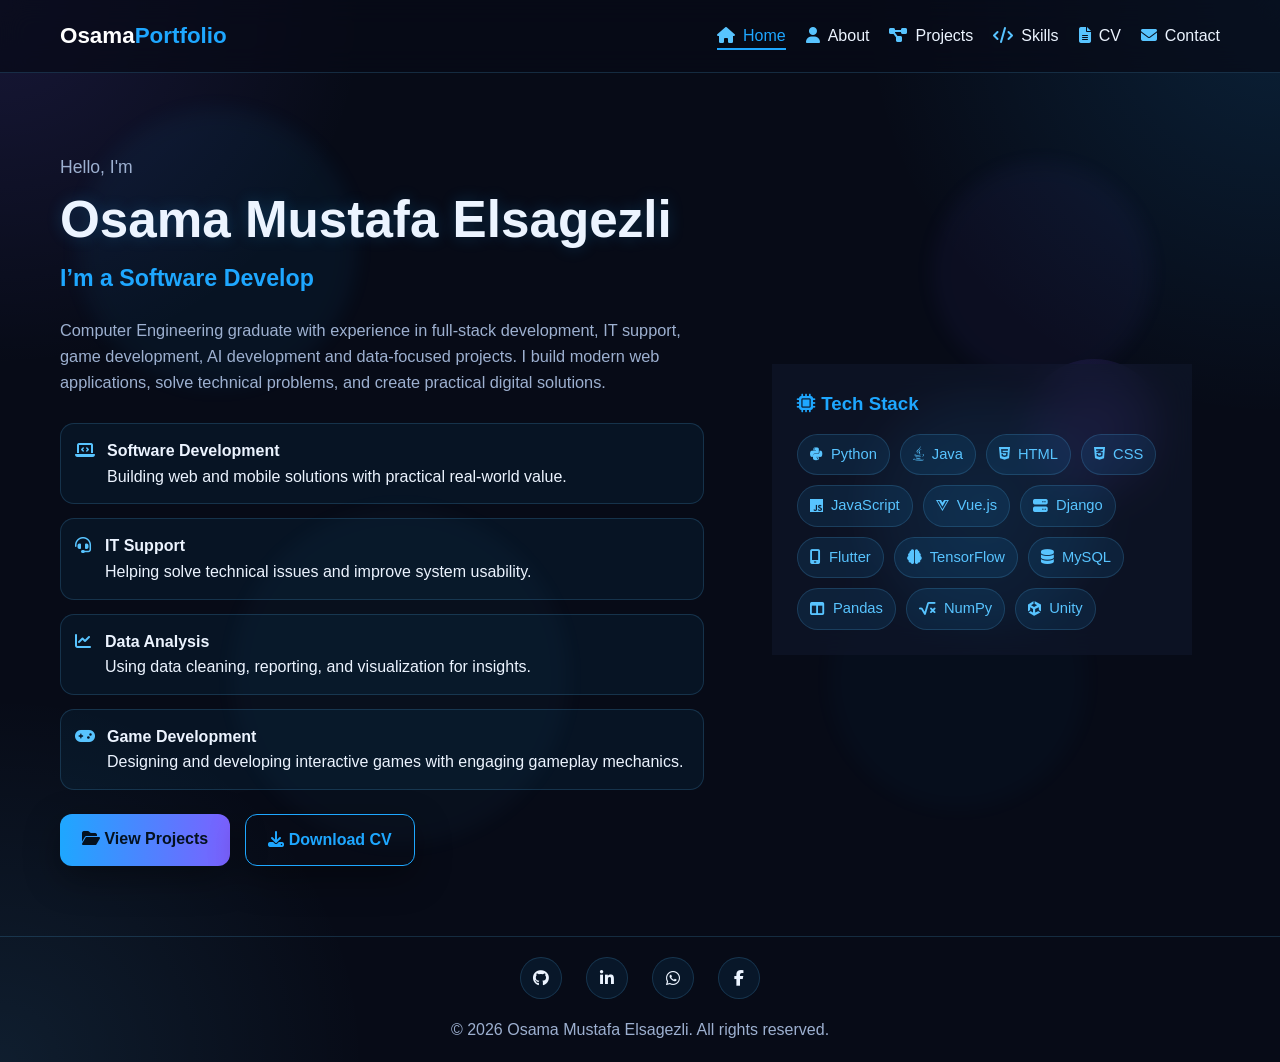
<file: index.html>
<!DOCTYPE html>
<html lang="en">
<head>
  <meta charset="UTF-8" />
  <meta name="viewport" content="width=device-width, initial-scale=1.0" />
  <title>Osama Mustafa Elsagezli | Portfolio</title>
  <link rel="stylesheet" href="styles.css" />
  <link
    rel="stylesheet"
    href="https://cdnjs.cloudflare.com/ajax/libs/font-awesome/6.5.2/css/all.min.css"
  />
</head>
<body>
  <div class="bg-animation">
    <span></span><span></span><span></span><span></span>
  </div>

  <header>
    <nav class="navbar">
      <a href="index.html" class="logo">Osama<span>Portfolio</span></a>
      <ul class="nav-links">
        <li><a class="active" href="index.html"><i class="fa-solid fa-house"></i>Home</a></li>
        <li><a href="about.html"><i class="fa-solid fa-user"></i>About</a></li>
        <li><a href="projects.html"><i class="fa-solid fa-diagram-project"></i>Projects</a></li>
        <li><a href="skills.html"><i class="fa-solid fa-code"></i>Skills</a></li>
        <li><a href="resume.html"><i class="fa-solid fa-file-lines"></i>CV</a></li>
        <li><a href="contact.html"><i class="fa-solid fa-envelope"></i>Contact</a></li>
      </ul>
      <button id="menu-toggle" class="menu-toggle">☰</button>
    </nav>
  </header>

  <main class="hero modern-hero">
    <section class="hero-content reveal">
      <p class="intro">Hello, I'm</p>
      <h1 class="glow-text">Osama Mustafa Elsagezli</h1>
      <h2>I’m a <span id="typed-text"></span></h2>
      <p class="description">
        Computer Engineering graduate with experience in full-stack development,
        IT support, game development, AI development and data-focused projects. I build modern web applications,
        solve technical problems, and create practical digital solutions.
      </p>

      <div class="feature-list">
        <div class="feature-item">
          <i class="fa-solid fa-laptop-code"></i>
          <div>
            <strong>Software Development</strong>
            <p>Building web and mobile solutions with practical real-world value.</p>
          </div>
        </div>
        <div class="feature-item">
          <i class="fa-solid fa-headset"></i>
          <div>
            <strong>IT Support</strong>
            <p>Helping solve technical issues and improve system usability.</p>
          </div>
        </div>
        <div class="feature-item">
          <i class="fa-solid fa-chart-line"></i>
          <div>
            <strong>Data Analysis</strong>
            <p>Using data cleaning, reporting, and visualization for insights.</p>
          </div>
        </div>
        <div class="feature-item">
          <i class="fa-solid fa-gamepad"></i>
          <div>
            <strong>Game Development</strong>
            <p>Designing and developing interactive games with engaging gameplay mechanics.</p>
          </div>
        </div>

      </div>

      <div class="hero-buttons" style="margin-top: 24px;">
        <a href="projects.html" class="btn"><i class="fa-solid fa-folder-open"></i> View Projects</a>
        <a href="resume.html" class="btn btn-outline"><i class="fa-solid fa-download"></i> Download CV</a>
      </div>
    </section>

    <section class="hero-visual reveal">
      <div class="profile-tech-card">
        <div class="tech-circle"></div>
        <div class="tech-circle small"></div>
        <div class="hero-box glass-card">
          <h3><i class="fa-solid fa-microchip"></i> Tech Stack</h3>
          <div class="chips tech-chips">
            <span><i class="fa-brands fa-python"></i> Python</span>
            <span><i class="fa-brands fa-java"></i> Java</span>
            <span><i class="fa-brands fa-html5"></i> HTML</span>
            <span><i class="fa-brands fa-css3-alt"></i> CSS</span>
            <span><i class="fa-brands fa-js"></i> JavaScript</span>
            <span><i class="fa-brands fa-vuejs"></i> Vue.js</span>
            <span><i class="fa-solid fa-server"></i> Django</span>
            <span><i class="fa-solid fa-mobile-screen"></i> Flutter</span>
            <span><i class="fa-solid fa-brain"></i> TensorFlow</span>
            <span><i class="fa-solid fa-database"></i> MySQL</span>
            <span><i class="fa-solid fa-table-columns"></i> Pandas</span>
            <span><i class="fa-solid fa-square-root-variable"></i> NumPy</span>
            <span><i class="fa-brands fa-unity"></i> Unity</span>
          </div>
        </div>
      </div>
    </section>
  </main>

  <footer>
    <div class="footer-socials">
      <a href="https://github.com/OsamaMElsagezli" target="_blank" aria-label="GitHub">
        <i class="fa-brands fa-github"></i>
      </a>
      <a href="https://www.linkedin.com/in/osama-mustafa-433718317/" target="_blank" aria-label="LinkedIn">
        <i class="fa-brands fa-linkedin-in"></i>
      </a>
      <a href="https://wa.me/905539060341" target="_blank" aria-label="WhatsApp">
        <i class="fa-brands fa-whatsapp"></i>
      </a>
      <a href="https://www.facebook.com/osama.sagezli" target="_blank" aria-label="Facebook">
        <i class="fa-brands fa-facebook-f"></i>
      </a>
    </div>
    <p>© 2026 Osama Mustafa Elsagezli. All rights reserved.</p>
  </footer>

  <script src="script.js"></script>
</body>
</html>
</file>
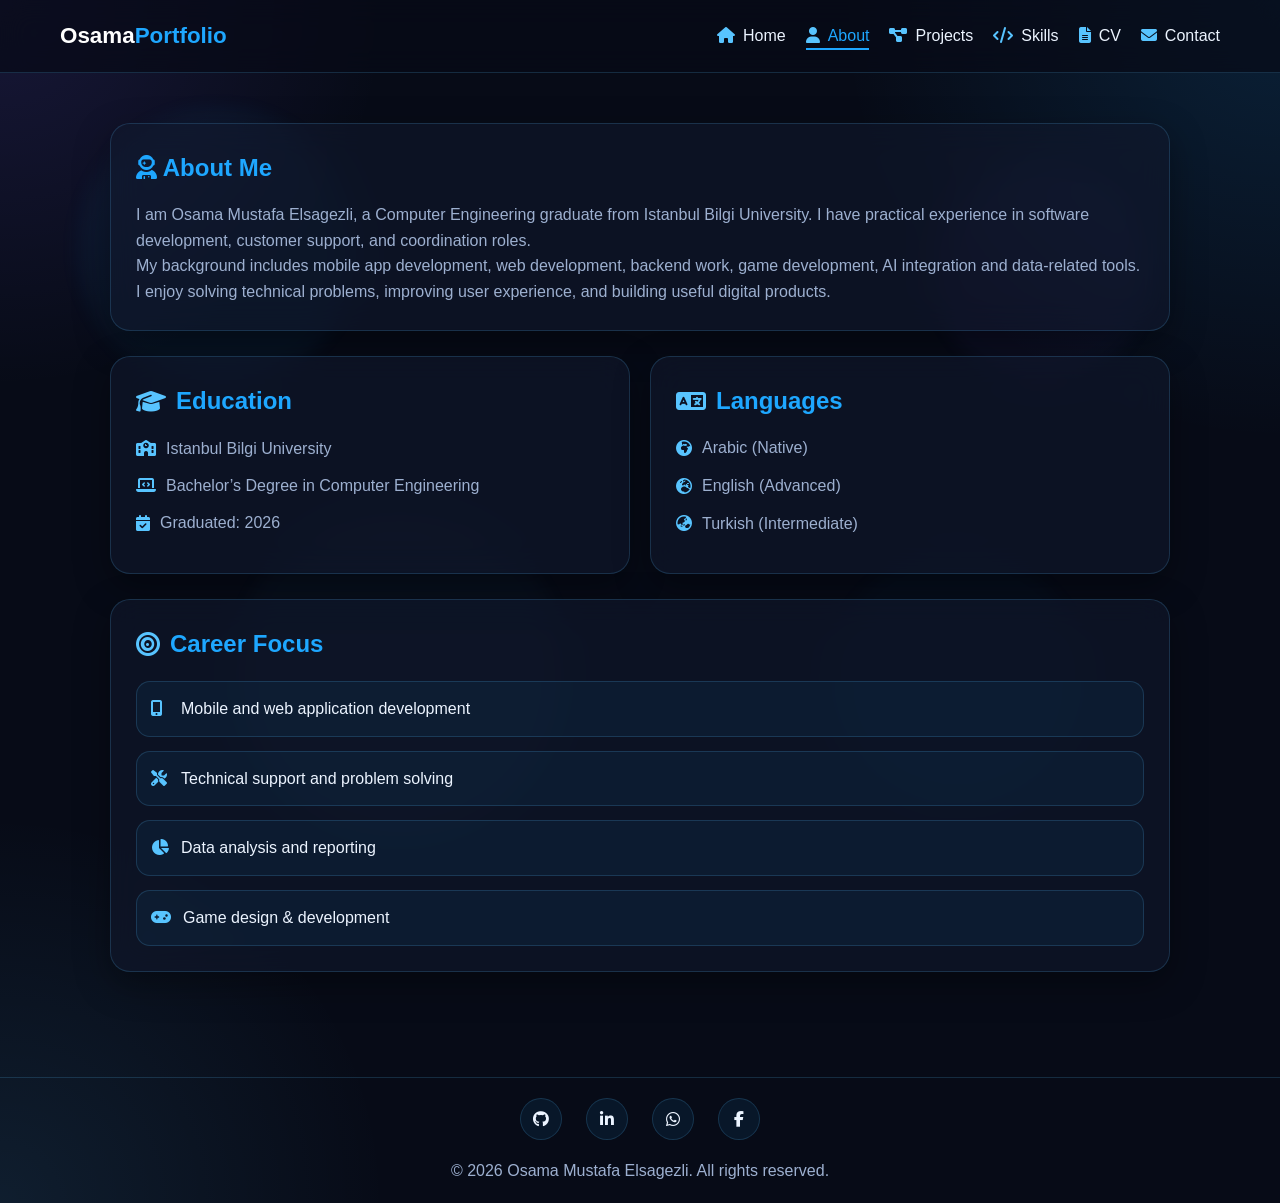
<file: about.html>
<!DOCTYPE html>
<html lang="en">
<head>
  <meta charset="UTF-8" />
  <meta name="viewport" content="width=device-width, initial-scale=1.0" />
  <title>About | Osama Portfolio</title>
  <link rel="stylesheet" href="styles.css" />
  <link
    rel="stylesheet"
    href="https://cdnjs.cloudflare.com/ajax/libs/font-awesome/6.5.2/css/all.min.css"
  />
</head>
<body>
  <div class="bg-animation">
    <span></span><span></span><span></span><span></span>
  </div>

  <header>
    <nav class="navbar">
      <a href="index.html" class="logo">Osama<span>Portfolio</span></a>
      <ul class="nav-links">
        <li><a href="index.html"><i class="fa-solid fa-house"></i>Home</a></li>
        <li><a class="active" href="about.html"><i class="fa-solid fa-user"></i>About</a></li>
        <li><a href="projects.html"><i class="fa-solid fa-diagram-project"></i>Projects</a></li>
        <li><a href="skills.html"><i class="fa-solid fa-code"></i>Skills</a></li>
        <li><a href="resume.html"><i class="fa-solid fa-file-lines"></i>CV</a></li>
        <li><a href="contact.html"><i class="fa-solid fa-envelope"></i>Contact</a></li>
      </ul>
      <button id="menu-toggle" class="menu-toggle">☰</button>
    </nav>
  </header>

  <main class="page-container">
    <section class="section-card glass-card reveal info-card">
      <h1><i class="fa-solid fa-user-astronaut"></i> About Me</h1>
      <p>
        I am Osama Mustafa Elsagezli, a Computer Engineering graduate from Istanbul Bilgi University.
        I have practical experience in software development, customer support, and coordination roles.
      </p>
      <p>
        My background includes mobile app development, web development, backend work, game development, AI integration and data-related tools.
        I enjoy solving technical problems, improving user experience, and building useful digital products.
      </p>
    </section>

    <section class="skills-grid">
      <div class="section-card glass-card reveal info-card">
        <h2><i class="fa-solid fa-graduation-cap"></i> Education</h2>
        <div class="info-line"><i class="fa-solid fa-school"></i> Istanbul Bilgi University</div>
        <div class="info-line"><i class="fa-solid fa-laptop-code"></i> Bachelor’s Degree in Computer Engineering</div>
        <div class="info-line"><i class="fa-solid fa-calendar-check"></i> Graduated: 2026</div>
      </div>

      <div class="section-card glass-card reveal info-card">
        <h2><i class="fa-solid fa-language"></i> Languages</h2>
        <div class="info-line"><i class="fa-solid fa-earth-africa"></i> Arabic (Native)</div>
        <div class="info-line"><i class="fa-solid fa-earth-europe"></i> English (Advanced)</div>
        <div class="info-line"><i class="fa-solid fa-earth-asia"></i> Turkish (Intermediate)</div>
      </div>
    </section>

    <section class="section-card glass-card reveal info-card">
      <h2><i class="fa-solid fa-bullseye"></i> Career Focus</h2>
      <div class="feature-list">
        <div class="feature-item">
          <i class="fa-solid fa-mobile-screen-button"></i>
          <div>Mobile and web application development</div>
        </div>
        <div class="feature-item">
          <i class="fa-solid fa-screwdriver-wrench"></i>
          <div>Technical support and problem solving</div>
        </div>
        <div class="feature-item">
          <i class="fa-solid fa-chart-pie"></i>
          <div>Data analysis and reporting</div>
        </div>
          <div class="feature-item">
            <i class="fa-solid fa-gamepad"></i>
            <div>Game design & development </div>
          </div>
      </div>
    </section>
  </main>

  <footer>
    <div class="footer-socials">
      <a href="https://github.com/OsamaMElsagezli" target="_blank" aria-label="GitHub">
        <i class="fa-brands fa-github"></i>
      </a>
      <a href="https://www.linkedin.com/in/osama-mustafa-433718317/" target="_blank" aria-label="LinkedIn">
        <i class="fa-brands fa-linkedin-in"></i>
      </a>
      <a href="https://wa.me/905539060341" target="_blank" aria-label="WhatsApp">
        <i class="fa-brands fa-whatsapp"></i>
      </a>
      <a href="https://www.facebook.com/osama.sagezli" target="_blank" aria-label="Facebook">
        <i class="fa-brands fa-facebook-f"></i>
      </a>
    </div>
    <p>© 2026 Osama Mustafa Elsagezli. All rights reserved.</p>
  </footer>

  <script src="script.js"></script>
</body>
</html>
</file>
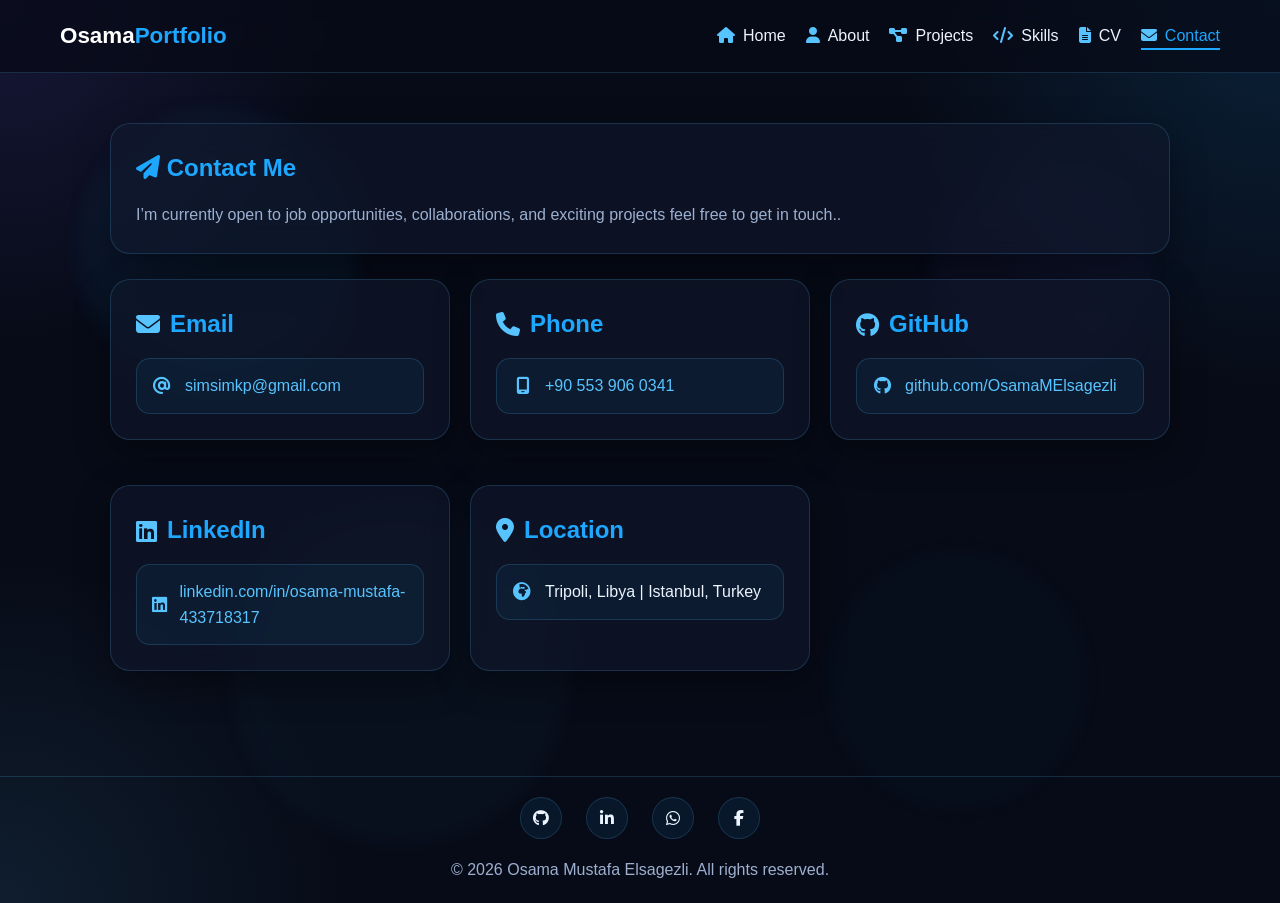
<file: contact.html>
<!DOCTYPE html>
<html lang="en">
<head>
  <meta charset="UTF-8" />
  <meta name="viewport" content="width=device-width, initial-scale=1.0" />
  <title>Contact | Osama Portfolio</title>
  <link rel="stylesheet" href="styles.css" />
  <link
    rel="stylesheet"
    href="https://cdnjs.cloudflare.com/ajax/libs/font-awesome/6.5.2/css/all.min.css"
  />
</head>
<body>
  <div class="bg-animation">
    <span></span><span></span><span></span><span></span>
  </div>

  <header>
    <nav class="navbar">
      <a href="index.html" class="logo">Osama<span>Portfolio</span></a>
      <ul class="nav-links">
        <li><a href="index.html"><i class="fa-solid fa-house"></i>Home</a></li>
        <li><a href="about.html"><i class="fa-solid fa-user"></i>About</a></li>
        <li><a href="projects.html"><i class="fa-solid fa-diagram-project"></i>Projects</a></li>
        <li><a href="skills.html"><i class="fa-solid fa-code"></i>Skills</a></li>
        <li><a href="resume.html"><i class="fa-solid fa-file-lines"></i>CV</a></li>
        <li><a class="active" href="contact.html"><i class="fa-solid fa-envelope"></i>Contact</a></li>
      </ul>
      <button id="menu-toggle" class="menu-toggle">☰</button>
    </nav>
  </header>

  <main class="page-container">
    <section class="section-card glass-card reveal contact-card">
      <h1><i class="fa-solid fa-paper-plane"></i> Contact Me</h1>
      <p>I’m currently open to job opportunities, collaborations, and exciting projects feel free to get in touch..</p>
    </section>

    <section class="skills-grid">
      <div class="section-card glass-card reveal contact-card">
        <h2><i class="fa-solid fa-envelope"></i> Email</h2>
        <a class="contact-link-box" href="mailto:simsimkp@gmail.com">
          <i class="fa-solid fa-at"></i>
          <span>simsimkp@gmail.com</span>
        </a>
      </div>

      <div class="section-card glass-card reveal contact-card">
        <h2><i class="fa-solid fa-phone"></i> Phone</h2>
        <a class="contact-link-box" href="tel:+905539060341">
          <i class="fa-solid fa-mobile-screen"></i>
          <span>+90 553 906 0341</span>
        </a>
      </div>

      <div class="section-card glass-card reveal contact-card">
        <h2><i class="fa-brands fa-github"></i> GitHub</h2>
        <a class="contact-link-box" href="https://github.com/OsamaMElsagezli" target="_blank">
          <i class="fa-brands fa-github"></i>
          <span>github.com/OsamaMElsagezli</span>
        </a>
      </div>

      <div class="section-card glass-card reveal contact-card">
        <h2><i class="fa-brands fa-linkedin"></i> LinkedIn</h2>
        <a class="contact-link-box" href="https://www.linkedin.com/in/osama-mustafa-433718317/" target="_blank">
          <i class="fa-brands fa-linkedin"></i>
          <span>linkedin.com/in/osama-mustafa-433718317</span>
        </a>
      </div>

      <div class="section-card glass-card reveal contact-card">
        <h2><i class="fa-solid fa-location-dot"></i> Location</h2>
        <div class="contact-link-box">
          <i class="fa-solid fa-earth-africa"></i>
          <span>Tripoli, Libya | Istanbul, Turkey</span>
        </div>
      </div>
    </section>
  </main>

  <footer>
    <div class="footer-socials">
      <a href="https://github.com/OsamaMElsagezli" target="_blank" aria-label="GitHub">
        <i class="fa-brands fa-github"></i>
      </a>
      <a href="https://www.linkedin.com/in/osama-mustafa-433718317/" target="_blank" aria-label="LinkedIn">
        <i class="fa-brands fa-linkedin-in"></i>
      </a>
      <a href="https://wa.me/905539060341" target="_blank" aria-label="WhatsApp">
        <i class="fa-brands fa-whatsapp"></i>
      </a>
      <a href="https://www.facebook.com/osama.sagezli" target="_blank" aria-label="Facebook">
        <i class="fa-brands fa-facebook-f"></i>
      </a>
    </div>
    <p>© 2026 Osama Mustafa Elsagezli. All rights reserved.</p>
  </footer>

  <script src="script.js"></script>
</body>
</html>
</file>
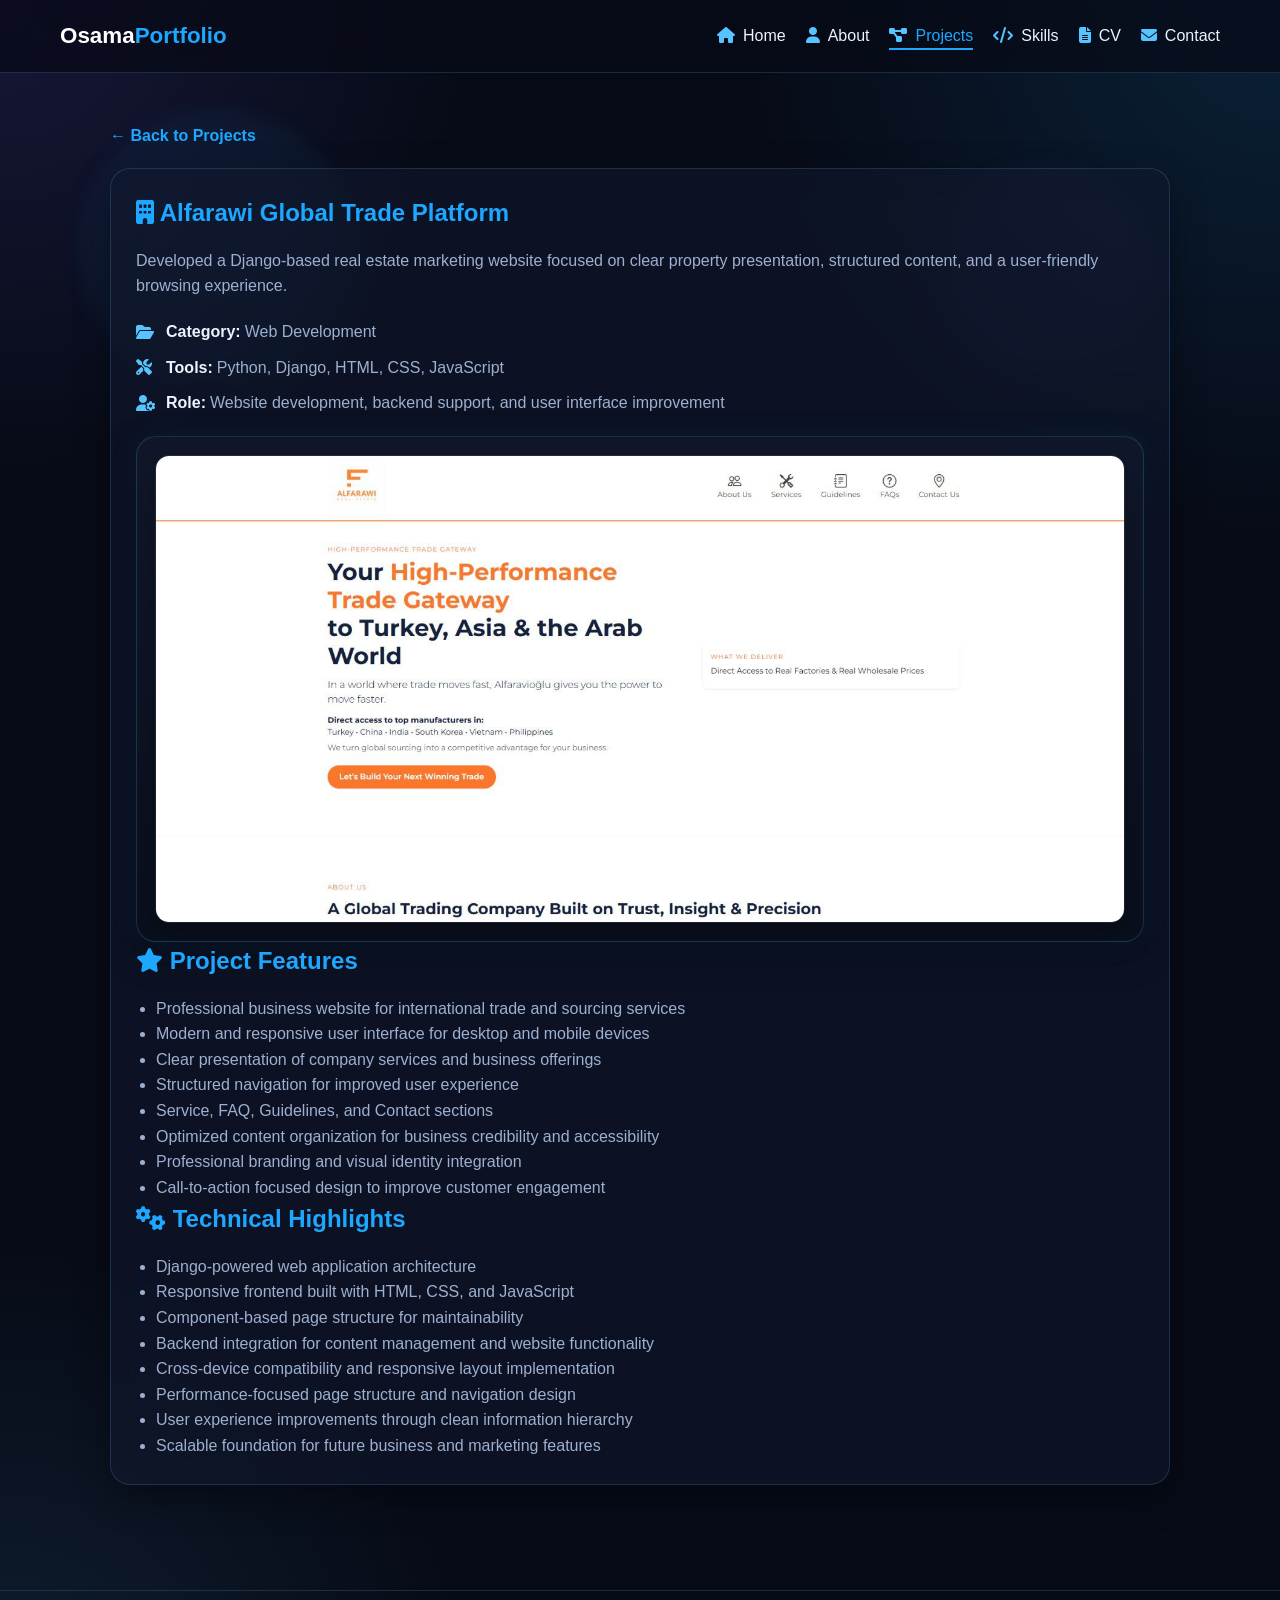
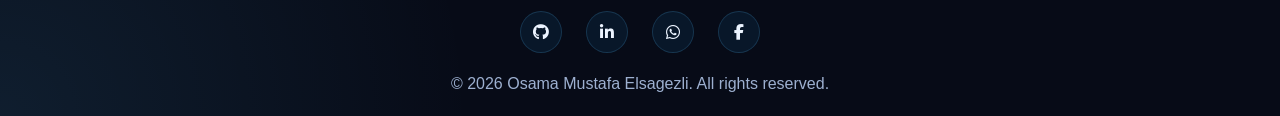
<file: project-alfarawi.html>
<!DOCTYPE html>
<html lang="en">
<head>
  <meta charset="UTF-8" />
  <meta name="viewport" content="width=device-width, initial-scale=1.0" />
  <title>Alfarawi Global Trade Platform | Osama Portfolio</title>
  <link rel="stylesheet" href="styles.css" />
  <link
    rel="stylesheet"
    href="https://cdnjs.cloudflare.com/ajax/libs/font-awesome/6.5.2/css/all.min.css"
  />
</head>
<body>
  <div class="bg-animation">
    <span></span><span></span><span></span><span></span>
  </div>

  <header>
    <nav class="navbar">
      <a href="index.html" class="logo">Osama<span>Portfolio</span></a>
      <ul class="nav-links">
        <li><a href="index.html"><i class="fa-solid fa-house"></i>Home</a></li>
        <li><a href="about.html"><i class="fa-solid fa-user"></i>About</a></li>
        <li><a class="active" href="projects.html"><i class="fa-solid fa-diagram-project"></i>Projects</a></li>
        <li><a href="skills.html"><i class="fa-solid fa-code"></i>Skills</a></li>
        <li><a href="resume.html"><i class="fa-solid fa-file-lines"></i>CV</a></li>
        <li><a href="contact.html"><i class="fa-solid fa-envelope"></i>Contact</a></li>
      </ul>
      <button id="menu-toggle" class="menu-toggle">☰</button>
    </nav>
  </header>

  <main class="page-container">
    <a href="projects.html" class="back-link reveal">← Back to Projects</a>

    <section class="section-card glass-card reveal">
      <h1><i class="fa-solid fa-building"></i> Alfarawi Global Trade Platform</h1>
      <p>
        Developed a Django-based real estate marketing website focused on clear property presentation,
        structured content, and a user-friendly browsing experience.
      </p>

      <div class="project-detail-meta">
        <p><i class="fa-solid fa-folder-open"></i> <strong>Category:</strong> Web Development</p>
        <p><i class="fa-solid fa-screwdriver-wrench"></i> <strong>Tools:</strong> Python, Django, HTML, CSS, JavaScript</p>
        <p><i class="fa-solid fa-user-gear"></i> <strong>Role:</strong> Website development, backend support, and user interface improvement</p>
      </div>

      <div class="project-image-frame">
        <img
          src="images/alfarawi-homepage.jpeg"
          alt="Alfarawi website homepage preview"
          class="project-showcase-image"
        />
      </div>
      
      <h2><i class="fa-solid fa-star"></i> Project Features</h2>
      <ul>
        <li>Professional business website for international trade and sourcing services</li>
        <li>Modern and responsive user interface for desktop and mobile devices</li>
        <li>Clear presentation of company services and business offerings</li>
        <li>Structured navigation for improved user experience</li>
        <li>Service, FAQ, Guidelines, and Contact sections</li>
        <li>Optimized content organization for business credibility and accessibility</li>
        <li>Professional branding and visual identity integration</li>
        <li>Call-to-action focused design to improve customer engagement</li>
      </ul>
      
      <h2><i class="fa-solid fa-gears"></i> Technical Highlights</h2>
      <ul>
        <li>Django-powered web application architecture</li>
        <li>Responsive frontend built with HTML, CSS, and JavaScript</li>
        <li>Component-based page structure for maintainability</li>
        <li>Backend integration for content management and website functionality</li>
        <li>Cross-device compatibility and responsive layout implementation</li>
        <li>Performance-focused page structure and navigation design</li>
        <li>User experience improvements through clean information hierarchy</li>
        <li>Scalable foundation for future business and marketing features</li>
      </ul>
      
    </section>
  </main>

  <footer>
    <div class="footer-socials">
      <a href="https://github.com/OsamaMElsagezli" target="_blank" aria-label="GitHub">
        <i class="fa-brands fa-github"></i>
      </a>
      <a href="https://www.linkedin.com/in/osama-mustafa-433718317/" target="_blank" aria-label="LinkedIn">
        <i class="fa-brands fa-linkedin-in"></i>
      </a>
      <a href="https://wa.me/905539060341" target="_blank" aria-label="WhatsApp">
        <i class="fa-brands fa-whatsapp"></i>
      </a>
      <a href="https://www.facebook.com/osama.sagezli" target="_blank" aria-label="Facebook">
        <i class="fa-brands fa-facebook-f"></i>
      </a>
    </div>
    <p>© 2026 Osama Mustafa Elsagezli. All rights reserved.</p>
  </footer>

  <script src="script.js"></script>
</body>
</html>
</file>
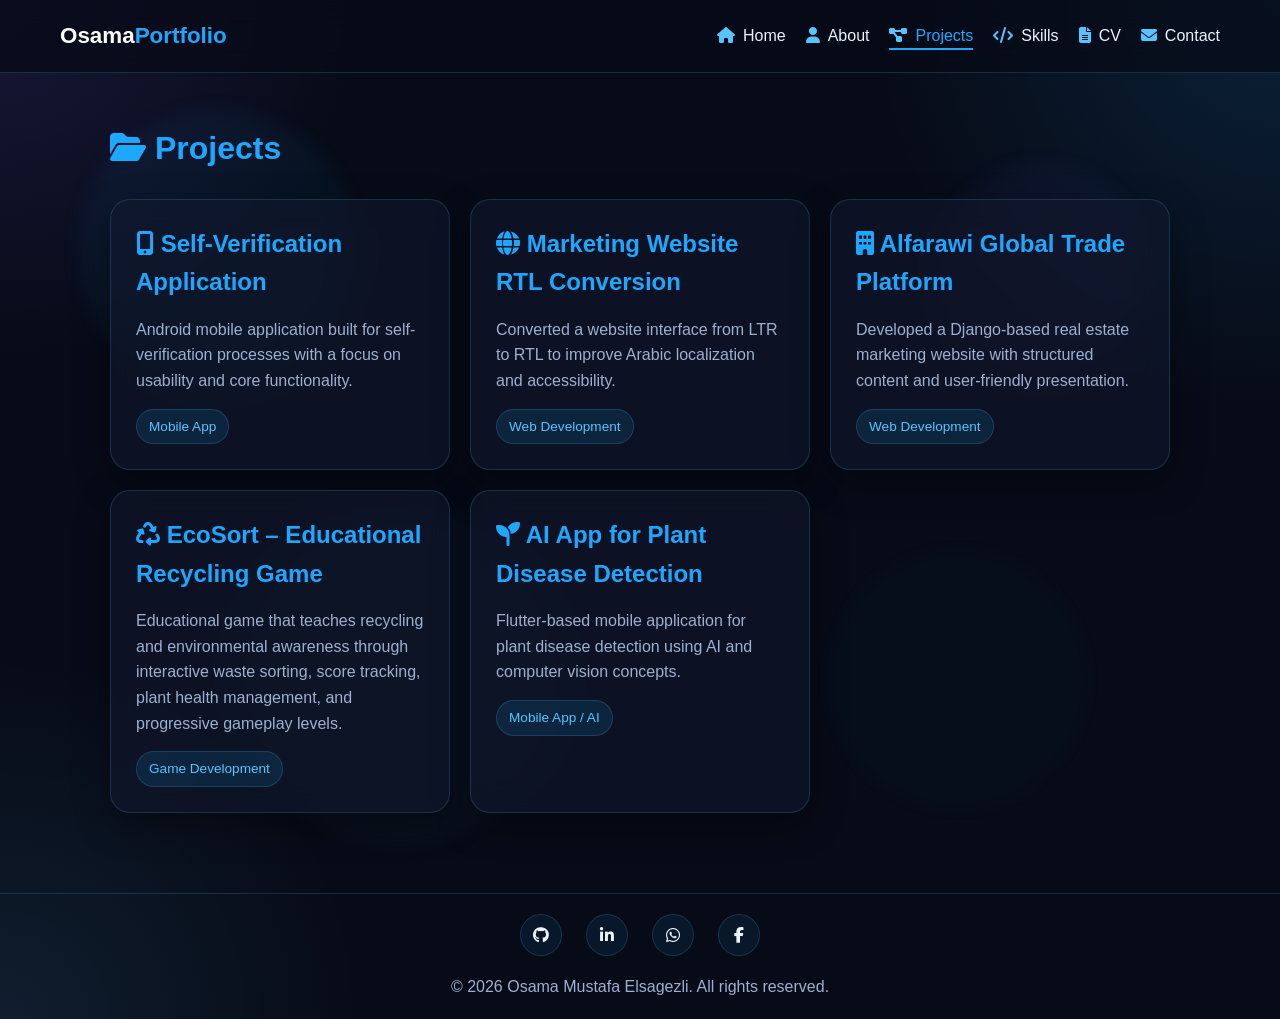
<file: projects.html>
<!DOCTYPE html>
<html lang="en">
<head>
  <meta charset="UTF-8" />
  <meta name="viewport" content="width=device-width, initial-scale=1.0" />
  <title>Projects | Osama Portfolio</title>
  <link rel="stylesheet" href="styles.css" />
  <link
    rel="stylesheet"
    href="https://cdnjs.cloudflare.com/ajax/libs/font-awesome/6.5.2/css/all.min.css"
  />
</head>
<body>
  <div class="bg-animation">
    <span></span><span></span><span></span><span></span>
  </div>

  <header>
    <nav class="navbar">
      <a href="index.html" class="logo">Osama<span>Portfolio</span></a>
      <ul class="nav-links">
        <li><a href="index.html"><i class="fa-solid fa-house"></i>Home</a></li>
        <li><a href="about.html"><i class="fa-solid fa-user"></i>About</a></li>
        <li><a class="active" href="projects.html"><i class="fa-solid fa-diagram-project"></i>Projects</a></li>
        <li><a href="skills.html"><i class="fa-solid fa-code"></i>Skills</a></li>
        <li><a href="resume.html"><i class="fa-solid fa-file-lines"></i>CV</a></li>
        <li><a href="contact.html"><i class="fa-solid fa-envelope"></i>Contact</a></li>
      </ul>
      <button id="menu-toggle" class="menu-toggle">☰</button>
    </nav>
  </header>

  <main class="page-container">
    <h1 class="page-title reveal"><i class="fa-solid fa-folder-open"></i> Projects</h1>

    <section class="project-grid">
      <a href="project-self-verification.html" class="project-card-link reveal">
        <div class="project-card glass-card">
          <h2><i class="fa-solid fa-mobile-screen-button"></i> Self-Verification Application</h2>
          <p>Android mobile application built for self-verification processes with a focus on usability and core functionality.</p>
          <span class="tag">Mobile App</span>
        </div>
      </a>

      <a href="project-rtl.html" class="project-card-link reveal">
        <div class="project-card glass-card">
          <h2><i class="fa-solid fa-globe"></i> Marketing Website RTL Conversion</h2>
          <p>Converted a website interface from LTR to RTL to improve Arabic localization and accessibility.</p>
          <span class="tag">Web Development</span>
        </div>
      </a>

      <a href="project-alfarawi.html" class="project-card-link reveal">
        <div class="project-card glass-card">
          <h2><i class="fa-solid fa-building"></i> Alfarawi Global Trade Platform</h2>
          <p>Developed a Django-based real estate marketing website with structured content and user-friendly presentation.</p>
          <span class="tag">Web Development</span>
        </div>
      </a>

       <!-- New EcoSort Project -->
        <a href="project-ecosort.html" class="project-card-link reveal">
          <div class="project-card glass-card">
            <h2><i class="fa-solid fa-recycle"></i> EcoSort – Educational Recycling Game</h2>
            <p>Educational game that teaches recycling and environmental awareness through
              interactive waste sorting, score tracking, plant health management, and progressive gameplay levels.</p>
              <span class="tag">Game Development</span>
            </div>
          </a>

      <a href="project-plant-disease.html" class="project-card-link reveal">
        <div class="project-card glass-card">
          <h2><i class="fa-solid fa-seedling"></i> AI App for Plant Disease Detection</h2>
          <p>Flutter-based mobile application for plant disease detection using AI and computer vision concepts.</p>
          <span class="tag">Mobile App / AI</span>
        </div>
      </a>
    </section>
  </main>

  <footer>
    <div class="footer-socials">
      <a href="https://github.com/OsamaMElsagezli" target="_blank" aria-label="GitHub">
        <i class="fa-brands fa-github"></i>
      </a>
      <a href="https://www.linkedin.com/in/osama-mustafa-433718317/" target="_blank" aria-label="LinkedIn">
        <i class="fa-brands fa-linkedin-in"></i>
      </a>
      <a href="https://wa.me/905539060341" target="_blank" aria-label="WhatsApp">
        <i class="fa-brands fa-whatsapp"></i>
      </a>
      <a href="https://www.facebook.com/osama.sagezli" target="_blank" aria-label="Facebook">
        <i class="fa-brands fa-facebook-f"></i>
      </a>
    </div>
    <p>© 2026 Osama Mustafa Elsagezli. All rights reserved.</p>
  </footer>

  <script src="script.js"></script>
</body>
</html>
</file>
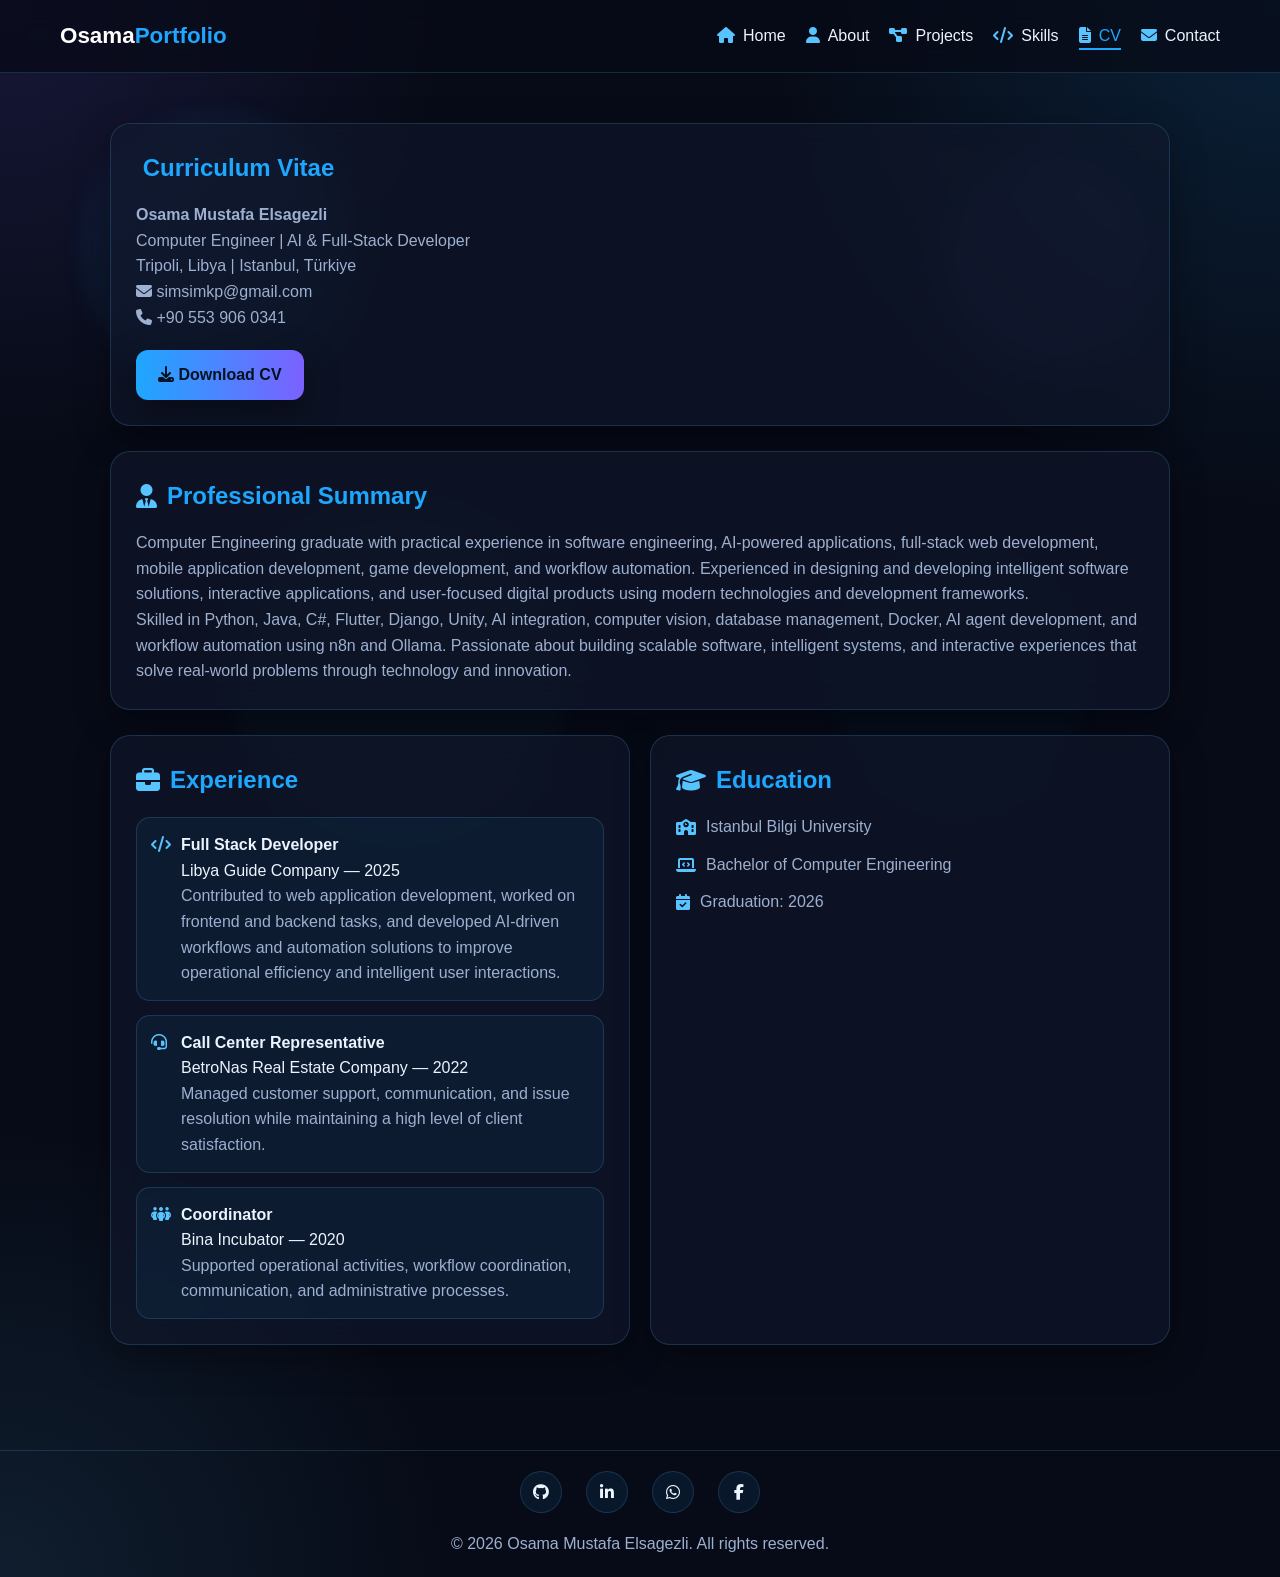
<file: resume.html>
<!DOCTYPE html>
<html lang="en">
<head>
  <meta charset="UTF-8" />
  <meta name="viewport" content="width=device-width, initial-scale=1.0" />
  <title>CV | Osama Portfolio</title>

  <link rel="stylesheet" href="styles.css" />

  <link
    rel="stylesheet"
    href="https://cdnjs.cloudflare.com/ajax/libs/font-awesome/6.5.2/css/all.min.css"
  />
</head>

<body>
  <div class="bg-animation">
    <span></span><span></span><span></span><span></span>
  </div>

  <header>
    <nav class="navbar">
      <a href="index.html" class="logo">Osama<span>Portfolio</span></a>

      <ul class="nav-links">
        <li><a href="index.html"><i class="fa-solid fa-house"></i>Home</a></li>
        <li><a href="about.html"><i class="fa-solid fa-user"></i>About</a></li>
        <li><a href="projects.html"><i class="fa-solid fa-diagram-project"></i>Projects</a></li>
        <li><a href="skills.html"><i class="fa-solid fa-code"></i>Skills</a></li>
        <li><a class="active" href="resume.html"><i class="fa-solid fa-file-lines"></i>CV</a></li>
        <li><a href="contact.html"><i class="fa-solid fa-envelope"></i>Contact</a></li>
      </ul>

      <button id="menu-toggle" class="menu-toggle">☰</button>
    </nav>
  </header>

  <main class="page-container">

    <!-- CV HEADER -->

    <section class="section-card glass-card reveal">
      <h1><i class="fa-solid fa-file-user"></i> Curriculum Vitae</h1>

      <p><strong>Osama Mustafa Elsagezli</strong></p>
      <p>Computer Engineer | AI & Full-Stack Developer</p>
      <p>Tripoli, Libya | Istanbul, Türkiye</p>

      <p>
        <i class="fa-solid fa-envelope"></i>
        simsimkp@gmail.com
      </p>

      <p>
        <i class="fa-solid fa-phone"></i>
        +90 553 906 0341
      </p>

      <div class="download-box">
        <a href="assets/Osama_Mustafa_Elsagezli_CV.pdf"
        class="btn"
        target="_blank">
        <i class="fa-solid fa-download"></i>
        Download CV
     </a>
      </div>
    </section>

    <!-- PROFESSIONAL SUMMARY -->

    <section class="section-card glass-card reveal info-card">
      <h2><i class="fa-solid fa-user-tie"></i> Professional Summary</h2>

      <p>
        Computer Engineering graduate with practical experience in software engineering,
        AI-powered applications, full-stack web development, mobile application
        development, game development, and workflow automation. Experienced in
        designing and developing intelligent software solutions, interactive applications,
        and user-focused digital products using modern technologies and development
        frameworks.
      </p>

      <p>
        Skilled in Python, Java, C#, Flutter, Django, Unity, AI integration,
        computer vision, database management, Docker, AI agent development,
        and workflow automation using n8n and Ollama. Passionate about
        building scalable software, intelligent systems, and interactive experiences
        that solve real-world problems through technology and innovation.
      </p>
    </section>

    <!-- EXPERIENCE & EDUCATION -->

    <section class="skills-grid">

      <div class="section-card glass-card reveal info-card">
        <h2><i class="fa-solid fa-briefcase"></i> Experience</h2>

        <div class="feature-list">

          <div class="feature-item">
            <i class="fa-solid fa-code"></i>

            <div>
              <strong>Full Stack Developer</strong><br />
              Libya Guide Company — 2025

              <p>
                Contributed to web application development, worked on frontend and
                backend tasks, and developed AI-driven workflows and automation
                solutions to improve operational efficiency and intelligent user interactions.
              </p>
            </div>
          </div>

          <div class="feature-item">
            <i class="fa-solid fa-headset"></i>

            <div>
              <strong>Call Center Representative</strong><br />
              BetroNas Real Estate Company — 2022

              <p>
                Managed customer support, communication, and issue resolution
                while maintaining a high level of client satisfaction.
              </p>
            </div>
          </div>

          <div class="feature-item">
            <i class="fa-solid fa-people-group"></i>

            <div>
              <strong>Coordinator</strong><br />
              Bina Incubator — 2020

              <p>
                Supported operational activities, workflow coordination,
                communication, and administrative processes.
              </p>
            </div>
          </div>

        </div>
      </div>

      <div class="section-card glass-card reveal info-card">
        <h2><i class="fa-solid fa-graduation-cap"></i> Education</h2>

        <div class="info-line">
          <i class="fa-solid fa-school"></i>
          Istanbul Bilgi University
        </div>

        <div class="info-line">
          <i class="fa-solid fa-laptop-code"></i>
          Bachelor of Computer Engineering
        </div>

        <div class="info-line">
          <i class="fa-solid fa-calendar-check"></i>
          Graduation: 2026
        </div>
      </div>

    </section>



  </main>

  <footer>
    <div class="footer-socials">
      <a href="https://github.com/OsamaMElsagezli" target="_blank" aria-label="GitHub">
        <i class="fa-brands fa-github"></i>
      </a>

      <a href="https://www.linkedin.com/in/osama-mustafa-433718317/" target="_blank" aria-label="LinkedIn">
        <i class="fa-brands fa-linkedin-in"></i>
      </a>

      <a href="https://wa.me/905539060341" target="_blank" aria-label="WhatsApp">
        <i class="fa-brands fa-whatsapp"></i>
      </a>

      <a href="https://www.facebook.com/osama.sagezli" target="_blank" aria-label="Facebook">
        <i class="fa-brands fa-facebook-f"></i>
      </a>
    </div>

    <p>© 2026 Osama Mustafa Elsagezli. All rights reserved.</p>
  </footer>

  <script src="script.js"></script>
</body>
</html>
</file>
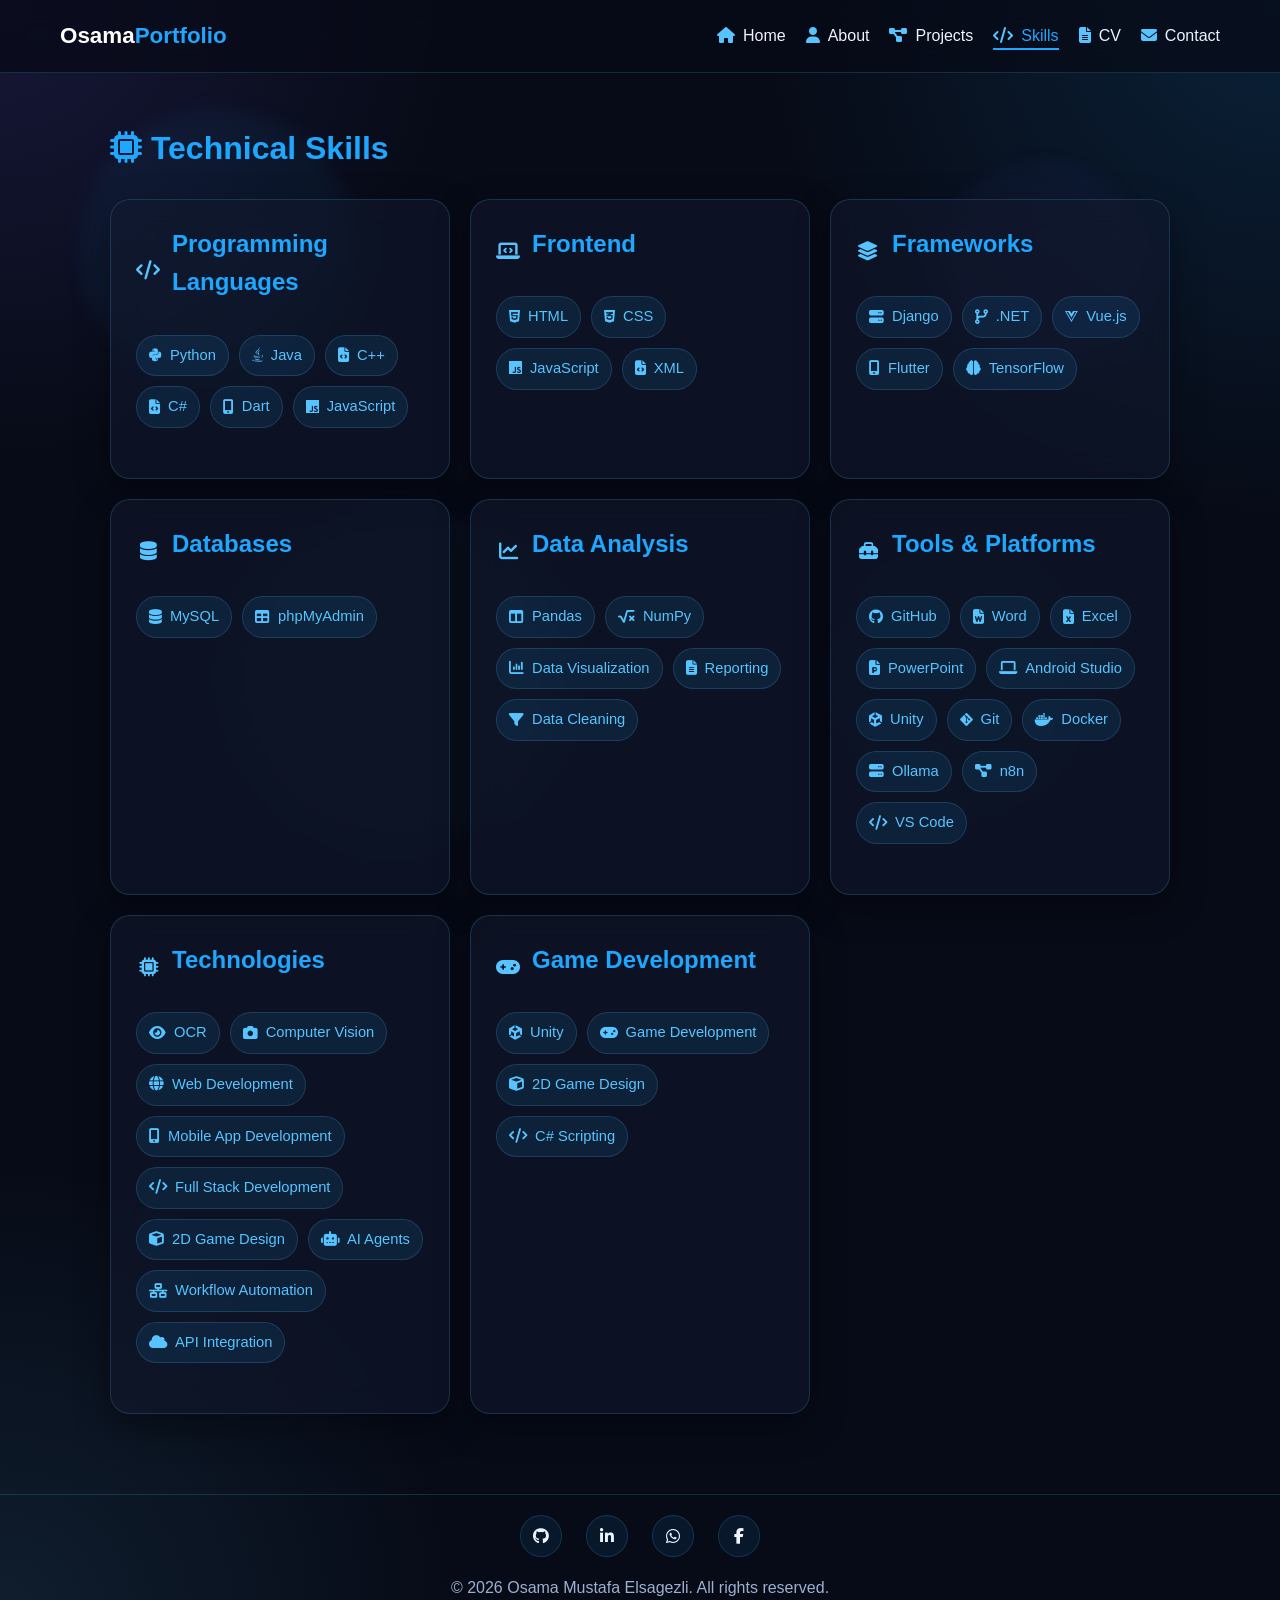
<file: skills.html>
<!DOCTYPE html>
<html lang="en">
<head>
  <meta charset="UTF-8" />
  <meta name="viewport" content="width=device-width, initial-scale=1.0" />
  <title>Skills | Osama Portfolio</title>
  <link rel="stylesheet" href="styles.css" />
  <link
    rel="stylesheet"
    href="https://cdnjs.cloudflare.com/ajax/libs/font-awesome/6.5.2/css/all.min.css"
  />
</head>
<body>
  <div class="bg-animation">
    <span></span><span></span><span></span><span></span>
  </div>

  <header>
    <nav class="navbar">
      <a href="index.html" class="logo">Osama<span>Portfolio</span></a>
      <ul class="nav-links">
        <li><a href="index.html"><i class="fa-solid fa-house"></i>Home</a></li>
        <li><a href="about.html"><i class="fa-solid fa-user"></i>About</a></li>
        <li><a href="projects.html"><i class="fa-solid fa-diagram-project"></i>Projects</a></li>
        <li><a class="active" href="skills.html"><i class="fa-solid fa-code"></i>Skills</a></li>
        <li><a href="resume.html"><i class="fa-solid fa-file-lines"></i>CV</a></li>
        <li><a href="contact.html"><i class="fa-solid fa-envelope"></i>Contact</a></li>
      </ul>
      <button id="menu-toggle" class="menu-toggle">☰</button>
    </nav>
  </header>

  <main class="page-container">
    <h1 class="page-title reveal"><i class="fa-solid fa-microchip"></i> Technical Skills</h1>

    <section class="skills-grid">
      <div class="section-card glass-card reveal skill-card">
        <div class="skill-title">
          <i class="fa-solid fa-code"></i>
          <h2>Programming Languages</h2>
        </div>
        <div class="icon-tags">
          <span><i class="fa-brands fa-python"></i> Python</span>
          <span><i class="fa-brands fa-java"></i> Java</span>
          <span><i class="fa-solid fa-file-code"></i> C++</span>
          <span><i class="fa-solid fa-file-code"></i> C#</span>
          <span><i class="fa-solid fa-mobile-screen-button"></i> Dart</span>
          <span><i class="fa-brands fa-js"></i> JavaScript</span>
        </div>
      </div>

      <div class="section-card glass-card reveal skill-card">
        <div class="skill-title">
          <i class="fa-solid fa-laptop-code"></i>
          <h2>Frontend</h2>
        </div>
        <div class="icon-tags">
          <span><i class="fa-brands fa-html5"></i> HTML</span>
          <span><i class="fa-brands fa-css3-alt"></i> CSS</span>
          <span><i class="fa-brands fa-js"></i> JavaScript</span>
          <span><i class="fa-solid fa-file-code"></i> XML</span>
        </div>
      </div>

      <div class="section-card glass-card reveal skill-card">
        <div class="skill-title">
          <i class="fa-solid fa-layer-group"></i>
          <h2>Frameworks</h2>
        </div>
        <div class="icon-tags">
          <span><i class="fa-solid fa-server"></i> Django</span>
          <span><i class="fa-solid fa-code-branch"></i> .NET</span>
          <span><i class="fa-brands fa-vuejs"></i> Vue.js</span>
          <span><i class="fa-solid fa-mobile-screen"></i> Flutter</span>
          <span><i class="fa-solid fa-brain"></i> TensorFlow</span>
        </div>
      </div>

      <div class="section-card glass-card reveal skill-card">
        <div class="skill-title">
          <i class="fa-solid fa-database"></i>
          <h2>Databases</h2>
        </div>
        <div class="icon-tags">
          <span><i class="fa-solid fa-database"></i> MySQL</span>
          <span><i class="fa-solid fa-table"></i> phpMyAdmin</span>
        </div>
      </div>

      <div class="section-card glass-card reveal skill-card">
        <div class="skill-title">
          <i class="fa-solid fa-chart-line"></i>
          <h2>Data Analysis</h2>
        </div>
        <div class="icon-tags">
          <span><i class="fa-solid fa-table-columns"></i> Pandas</span>
          <span><i class="fa-solid fa-square-root-variable"></i> NumPy</span>
          <span><i class="fa-solid fa-chart-column"></i> Data Visualization</span>
          <span><i class="fa-solid fa-file-lines"></i> Reporting</span>
          <span><i class="fa-solid fa-filter"></i> Data Cleaning</span>
        </div>
      </div>

      <div class="section-card glass-card reveal skill-card">
        <div class="skill-title">
          <i class="fa-solid fa-toolbox"></i>
          <h2>Tools & Platforms</h2>
        </div>
        <div class="icon-tags">
          <span><i class="fa-brands fa-github"></i> GitHub</span>
          <span><i class="fa-solid fa-file-word"></i> Word</span>
          <span><i class="fa-solid fa-file-excel"></i> Excel</span>
          <span><i class="fa-solid fa-file-powerpoint"></i> PowerPoint</span>
          <span><i class="fa-solid fa-laptop"></i> Android Studio</span>
          <span><i class="fa-brands fa-unity"></i> Unity</span>
          <span><i class="fa-brands fa-git-alt"></i> Git</span>
          <span><i class="fa-brands fa-docker"></i> Docker</span>
          <span><i class="fa-solid fa-server"></i> Ollama</span>
          <span><i class="fa-solid fa-diagram-project"></i> n8n</span>
          <span><i class="fa-solid fa-code"></i> VS Code</span>          

        </div>
      </div>

      <div class="section-card glass-card reveal skill-card">
        <div class="skill-title">
          <i class="fa-solid fa-microchip"></i>
          <h2>Technologies</h2>
        </div>
        <div class="icon-tags">
          <div class="icon-tags">
            <span><i class="fa-solid fa-eye"></i> OCR</span>
            <span><i class="fa-solid fa-camera"></i> Computer Vision</span>
            <span><i class="fa-solid fa-globe"></i> Web Development</span>
            <span><i class="fa-solid fa-mobile-screen-button"></i> Mobile App Development</span>
            <span><i class="fa-solid fa-code"></i> Full Stack Development</span>
            <span><i class="fa-solid fa-cube"></i> 2D Game Design</span>
            <span><i class="fa-solid fa-robot"></i> AI Agents</span>
            <span><i class="fa-solid fa-network-wired"></i> Workflow Automation</span>
            <span><i class="fa-solid fa-cloud"></i> API Integration</span>
          </div>
        </div>
      </div>

      <div class="section-card glass-card reveal skill-card">
        <div class="skill-title">
          <i class="fa-solid fa-gamepad"></i>
          <h2>Game Development</h2>
        </div>
        <div class="icon-tags">
          <span><i class="fa-brands fa-unity"></i> Unity</span>
          <span><i class="fa-solid fa-gamepad"></i> Game Development</span>
          <span><i class="fa-solid fa-cube"></i> 2D Game Design</span>
          <span><i class="fa-solid fa-code"></i> C# Scripting</span>
        </div>
      </div>

    </section>
  </main>

  <footer>
    <div class="footer-socials">
      <a href="https://github.com/OsamaMElsagezli" target="_blank" aria-label="GitHub">
        <i class="fa-brands fa-github"></i>
      </a>
      <a href="https://www.linkedin.com/in/osama-mustafa-433718317/" target="_blank" aria-label="LinkedIn">
        <i class="fa-brands fa-linkedin-in"></i>
      </a>
      <a href="https://wa.me/905539060341" target="_blank" aria-label="WhatsApp">
        <i class="fa-brands fa-whatsapp"></i>
      </a>
      <a href="https://www.facebook.com/osama.sagezli" target="_blank" aria-label="Facebook">
        <i class="fa-brands fa-facebook-f"></i>
      </a>
    </div>
    <p>© 2026 Osama Mustafa Elsagezli. All rights reserved.</p>
  </footer>


  <script src="script.js"></script>
</body>
</html>
</file>
<file: styles.css>
* {
  margin: 0;
  padding: 0;
  box-sizing: border-box;
}

:root {
  --bg: #070b17;
  --bg-soft: #0d1324;
  --card: rgba(18, 25, 45, 0.72);
  --text: #ecf4ff;
  --muted: #9db0d0;
  --accent: #1ea7ff;
  --accent-2: #7b61ff;
  --accent-3: #58c4ff;
  --border: rgba(88, 196, 255, 0.18);
  --shadow: 0 12px 35px rgba(0, 0, 0, 0.35);
}

html {
  scroll-behavior: smooth;
}

body {
  font-family: Arial, sans-serif;
  background:
    radial-gradient(circle at top left, rgba(123, 97, 255, 0.14), transparent 22%),
    radial-gradient(circle at top right, rgba(30, 167, 255, 0.14), transparent 25%),
    radial-gradient(circle at bottom left, rgba(88, 196, 255, 0.1), transparent 22%),
    var(--bg);
  color: var(--text);
  line-height: 1.6;
  min-height: 100vh;
  overflow-x: hidden;
  position: relative;
}

a {
  color: var(--accent-3);
  text-decoration: none;
}

a:hover {
  color: var(--accent);
}

/* Background animation */
.bg-animation {
  position: fixed;
  inset: 0;
  overflow: hidden;
  z-index: -1;
  pointer-events: none;
}

.bg-animation span {
  position: absolute;
  display: block;
  border-radius: 50%;
  filter: blur(10px);
  opacity: 0.25;
  animation: floatBlob 18s infinite ease-in-out;
}

.bg-animation span:nth-child(1) {
  width: 280px;
  height: 280px;
  left: 6%;
  top: 12%;
  background: rgba(30, 167, 255, 0.22);
}

.bg-animation span:nth-child(2) {
  width: 220px;
  height: 220px;
  right: 10%;
  top: 18%;
  background: rgba(123, 97, 255, 0.2);
  animation-delay: 3s;
}

.bg-animation span:nth-child(3) {
  width: 340px;
  height: 340px;
  left: 18%;
  bottom: 6%;
  background: rgba(88, 196, 255, 0.12);
  animation-delay: 6s;
}

.bg-animation span:nth-child(4) {
  width: 260px;
  height: 260px;
  right: 15%;
  bottom: 10%;
  background: rgba(30, 167, 255, 0.1);
  animation-delay: 9s;
}

/* Header */
header {
  background: rgba(7, 11, 23, 0.72);
  backdrop-filter: blur(14px);
  border-bottom: 1px solid var(--border);
  position: sticky;
  top: 0;
  z-index: 1000;
}

.navbar {
  max-width: 1200px;
  margin: auto;
  padding: 18px 20px;
  display: flex;
  justify-content: space-between;
  align-items: center;
}

.logo {
  font-size: 1.4rem;
  font-weight: bold;
  color: white;
  text-decoration: none;
  display: inline-block;
}

.logo:hover {
  color: white;
}

.logo span {
  color: var(--accent);
}

.nav-links {
  list-style: none;
  display: flex;
  gap: 20px;
}

.nav-links a {
  color: var(--text);
  padding-bottom: 4px;
  transition: 0.3s;
}

.nav-links a i {
  margin-right: 8px;
  color: var(--accent-3);
}

.nav-links a:hover,
.nav-links a.active {
  color: var(--accent);
  border-bottom: 2px solid var(--accent);
}

.menu-toggle {
  display: none;
  background: transparent;
  color: white;
  font-size: 1.6rem;
  border: none;
  cursor: pointer;
}

/* Hero */
.hero {
  max-width: 1200px;
  margin: auto;
  padding: 80px 20px 40px;
  display: grid;
  grid-template-columns: 1.15fr 0.85fr;
  gap: 40px;
  align-items: center;
  min-height: 82vh;
}

.hero-content h1 {
  font-size: 3.2rem;
  margin-bottom: 10px;
  line-height: 1.15;
}

.hero-content h2 {
  font-size: 1.45rem;
  color: var(--accent);
  margin-bottom: 20px;
}

.intro {
  color: var(--muted);
  margin-bottom: 10px;
  font-size: 1.1rem;
}

.description {
  color: var(--muted);
  max-width: 650px;
  margin-bottom: 28px;
  font-size: 1.02rem;
}

.glow-text {
  text-shadow: 0 0 16px rgba(30, 167, 255, 0.22);
}

.hero-buttons {
  display: flex;
  gap: 15px;
  flex-wrap: wrap;
}

.modern-hero {
  position: relative;
}

.hero-visual {
  display: flex;
  justify-content: center;
  align-items: center;
}

.profile-tech-card {
  position: relative;
  width: 100%;
  max-width: 420px;
  min-height: 360px;
  display: flex;
  justify-content: center;
  align-items: center;
}

.tech-circle {
  position: absolute;
  width: 240px;
  height: 240px;
  border-radius: 50%;
  background: radial-gradient(circle, rgba(30, 167, 255, 0.25), rgba(30, 167, 255, 0.02));
  animation: pulseGlow 4s infinite ease-in-out;
}

.tech-circle.small {
  width: 140px;
  height: 140px;
  right: 28px;
  top: 30px;
  background: radial-gradient(circle, rgba(123, 97, 255, 0.28), rgba(123, 97, 255, 0.02));
  animation-delay: 1.5s;
}

/* Buttons */
.btn {
  display: inline-block;
  padding: 12px 22px;
  background: linear-gradient(90deg, var(--accent), var(--accent-2));
  color: #04111f;
  font-weight: bold;
  border-radius: 12px;
  box-shadow: var(--shadow);
  transition: transform 0.25s ease, box-shadow 0.25s ease;
}

.btn:hover {
  transform: translateY(-3px);
  color: #04111f;
  box-shadow: 0 0 22px rgba(30, 167, 255, 0.3);
}

.btn-outline {
  background: transparent;
  color: var(--accent);
  border: 1px solid var(--accent);
}

.btn-outline:hover {
  color: white;
  background: rgba(30, 167, 255, 0.08);
}

/* Cards */
.hero-card,
.section-card,
.project-card,
.mini-card {
  background: var(--card);
  border: 1px solid var(--border);
  border-radius: 20px;
  box-shadow: var(--shadow);
}

.hero-box,
.section-card,
.project-card,
.mini-card {
  padding: 25px;
}

.glass-card {
  background: rgba(18, 25, 45, 0.58);
  backdrop-filter: blur(16px);
}

.hero-box h3,
.section-card h1,
.section-card h2,
.project-card h2,
.page-title,
.mini-card h3 {
  color: var(--accent);
  margin-bottom: 15px;
}

.hero-box ul,
.section-card ul,
.project-card ul,
.simple-list {
  padding-left: 20px;
  color: var(--muted);
}

.project-card p,
.section-card p,
.section-card li,
.mini-card p {
  color: var(--muted);
}

/* Layout containers */
.page-container {
  max-width: 1100px;
  margin: auto;
  padding: 50px 20px;
}

.page-title {
  font-size: 2rem;
  margin-bottom: 25px;
}

.section-card {
  margin-bottom: 25px;
}

.project-grid,
.skills-grid,
.home-grid {
  display: grid;
  grid-template-columns: repeat(auto-fit, minmax(260px, 1fr));
  gap: 20px;
}

.home-section {
  max-width: 1200px;
  margin: 0 auto;
  padding: 0 20px 40px;
}

/* Tags */
.tag {
  display: inline-block;
  margin-top: 15px;
  padding: 6px 12px;
  font-size: 0.85rem;
  border-radius: 20px;
  background: rgba(30, 167, 255, 0.12);
  color: var(--accent-3);
  border: 1px solid var(--border);
}

.download-box {
  margin-top: 20px;
}

/* Project cards */
.project-card-link {
  text-decoration: none;
  color: inherit;
  display: block;
}

.project-card-link .project-card,
.skill-card {
  height: 100%;
  transition: transform 0.28s ease, box-shadow 0.28s ease, border-color 0.28s ease;
}

.project-card-link:hover .project-card,
.skill-card:hover,
.mini-card:hover {
  transform: translateY(-8px);
  box-shadow: 0 0 28px rgba(30, 167, 255, 0.16);
  border-color: rgba(30, 167, 255, 0.45);
}

.project-card-link:hover h2 {
  color: var(--accent-3);
}

/* Video */
.video-container {
  margin-top: 20px;
  border-radius: 16px;
  overflow: hidden;
  border: 1px solid var(--border);
  box-shadow: var(--shadow);
  background: #000;
}

.video-container video,
.video-container iframe {
  width: 100%;
  display: block;
  border: none;
  min-height: 420px;
  background: #000;
}

/* Project image */
.project-image-frame {
  margin-top: 20px;
  padding: 18px;
  border-radius: 20px;
  border: 1px solid var(--border);
  background: linear-gradient(180deg, rgba(18, 25, 45, 0.9), rgba(10, 16, 30, 0.95));
  box-shadow: 0 0 30px rgba(30, 167, 255, 0.08), var(--shadow);
  overflow: hidden;
}

.project-showcase-image {
  width: 100%;
  display: block;
  border-radius: 14px;
  border: 1px solid rgba(255, 255, 255, 0.08);
  box-shadow: 0 10px 30px rgba(0, 0, 0, 0.28);
  transition: transform 0.35s ease;
}

.project-showcase-image:hover {
  transform: scale(1.015);
}

/* Project meta */
.project-detail-meta {
  margin-top: 20px;
  color: var(--muted);
}

.project-detail-meta p {
  display: flex;
  align-items: center;
  gap: 4px;
  margin-bottom: 10px;
}

.project-detail-meta strong {
  color: var(--text);
}

.project-detail-meta i {
  color: var(--accent-3);
  margin-right: 8px;
  width: 18px;
}

.back-link {
  display: inline-block;
  margin-bottom: 20px;
  color: var(--accent);
  font-weight: 600;
  transition: color 0.2s ease;
}

.back-link:hover {
  color: var(--accent-3);
}

/* Chips */
.chips,
.icon-tags {
  display: flex;
  flex-wrap: wrap;
  gap: 10px;
}

.chips span,
.tech-chips span,
.icon-tags span {
  display: inline-flex;
  align-items: center;
  gap: 8px;
  padding: 8px 12px;
  border-radius: 999px;
  background: rgba(30, 167, 255, 0.1);
  border: 1px solid var(--border);
  color: var(--accent-3);
  font-size: 0.92rem;
  transition: transform 0.2s ease, border-color 0.2s ease, box-shadow 0.2s ease, color 0.2s ease;
}

.tech-chips span:hover,
.icon-tags span:hover {
  transform: translateY(-2px);
  border-color: rgba(30, 167, 255, 0.45);
  box-shadow: 0 0 12px rgba(30, 167, 255, 0.14);
  color: var(--text);
}

.tech-chips i,
.icon-tags i {
  color: var(--accent-3);
}

/* Skills */
.skill-title {
  display: flex;
  align-items: center;
  gap: 12px;
  margin-bottom: 18px;
}

.skill-title i {
  font-size: 1.2rem;
  color: var(--accent-3);
  width: 24px;
  text-align: center;
}

/* Info blocks */
.info-line {
  display: flex;
  align-items: center;
  gap: 10px;
  color: var(--muted);
  margin-bottom: 12px;
}

.info-line i,
.contact-card h2 i,
.info-card h2 i,
.feature-item i,
.contact-link-box i {
  color: var(--accent-3);
}

.contact-card h2,
.info-card h2 {
  display: flex;
  align-items: center;
  gap: 10px;
}

.feature-list {
  display: grid;
  gap: 14px;
  margin-top: 18px;
}

.feature-item,
.contact-link-box {
  display: flex;
  align-items: flex-start;
  gap: 12px;
  padding: 14px;
  border-radius: 14px;
  background: rgba(30, 167, 255, 0.06);
  border: 1px solid var(--border);
  transition: transform 0.2s ease, border-color 0.2s ease;
}

.contact-link-box {
  align-items: center;
}

.contact-link-box:hover {
  transform: translateY(-3px);
  border-color: rgba(30, 167, 255, 0.45);
}

.contact-link-box i {
  font-size: 1.1rem;
  width: 22px;
  text-align: center;
}

.feature-item i {
  margin-top: 4px;
  min-width: 18px;
}

/* Reveal animation */
.reveal {
  opacity: 0;
  transform: translateY(35px);
  transition: opacity 0.8s ease, transform 0.8s ease;
}

.reveal.active {
  opacity: 1;
  transform: translateY(0);
}

.cursor {
  display: inline-block;
  color: var(--accent-3);
  animation: blink 0.8s infinite;
}

/* Footer */
footer {
  text-align: center;
  padding: 20px;
  color: var(--muted);
  border-top: 1px solid var(--border);
  margin-top: 30px;
}

.footer-socials {
  display: flex;
  justify-content: center;
  align-items: center;
  gap: 24px;
  margin-bottom: 18px;
}

.footer-socials a {
  width: 42px;
  height: 42px;
  display: inline-flex;
  align-items: center;
  justify-content: center;
  border-radius: 50%;
  background: rgba(30, 167, 255, 0.08);
  border: 1px solid var(--border);
  color: var(--text);
  font-size: 1rem;
  transition: transform 0.25s ease, border-color 0.25s ease, box-shadow 0.25s ease, color 0.25s ease;
}

.footer-socials a:hover {
  transform: translateY(-4px);
  color: var(--accent-3);
  border-color: rgba(30, 167, 255, 0.45);
  box-shadow: 0 0 18px rgba(30, 167, 255, 0.18);
}

.footer-socials i {
  color: inherit;
}

/* Animations */
@keyframes floatBlob {
  0%, 100% {
    transform: translateY(0px) translateX(0px) scale(1);
  }
  25% {
    transform: translateY(-30px) translateX(20px) scale(1.05);
  }
  50% {
    transform: translateY(15px) translateX(-20px) scale(0.96);
  }
  75% {
    transform: translateY(-18px) translateX(12px) scale(1.03);
  }
}

@keyframes pulseGlow {
  0%, 100% {
    transform: scale(1);
    opacity: 0.8;
  }
  50% {
    transform: scale(1.12);
    opacity: 1;
  }
}

@keyframes blink {
  50% {
    opacity: 0;
  }
}

/* Responsive */
@media (max-width: 900px) {
  .hero {
    grid-template-columns: 1fr;
    padding-top: 40px;
  }

  .hero-content h1 {
    font-size: 2.35rem;
  }

  .hero-content h2 {
    font-size: 1.2rem;
  }

  .nav-links {
    display: none;
    flex-direction: column;
    position: absolute;
    top: 70px;
    right: 20px;
    width: 220px;
    background: #091321;
    padding: 20px;
    border-radius: 12px;
    border: 1px solid var(--border);
    box-shadow: var(--shadow);
  }

  .nav-links.show {
    display: flex;
  }

  .menu-toggle {
    display: block;
  }

  .video-container video,
  .video-container iframe {
    min-height: 240px;
  }

  .profile-tech-card {
    min-height: 280px;
  }

  .project-image-frame {
    padding: 12px;
  }
}
</file>
